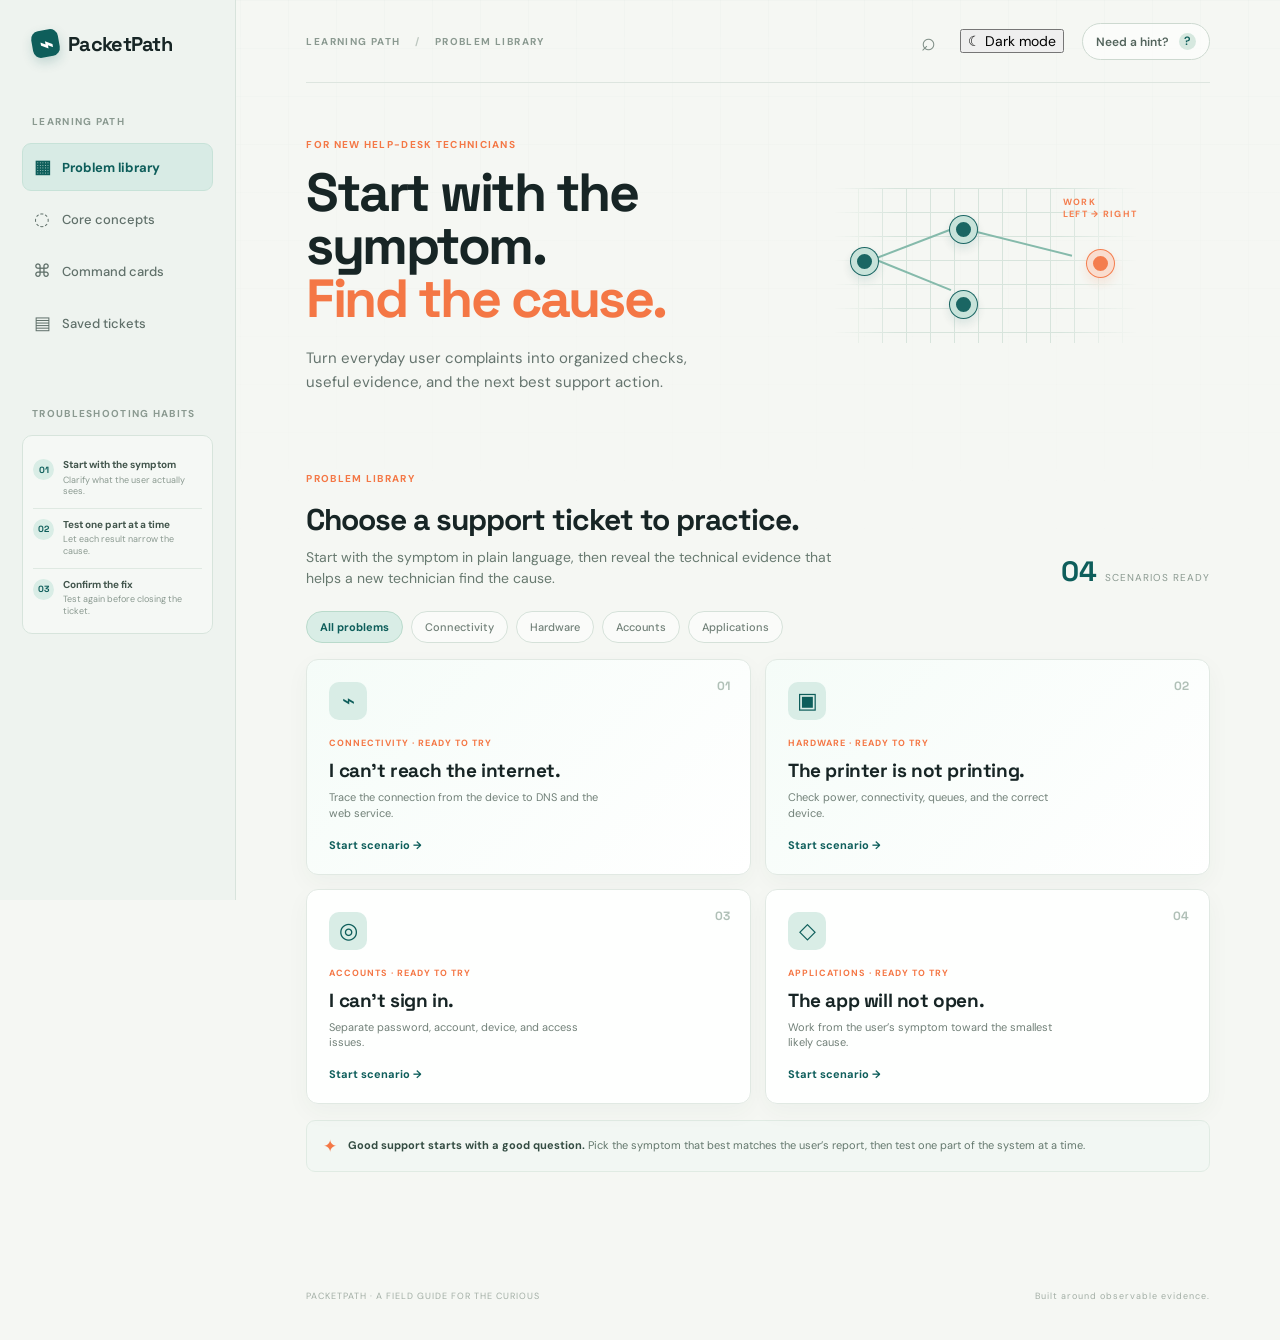
<file: Troubleshooting Website/index.html>
<!doctype html>
<html lang="en">
<head>
  <meta charset="UTF-8">
  <meta name="viewport" content="width=device-width, initial-scale=1.0">
  <title>PacketPath — Network troubleshooting, made orderly</title>

  <link rel="preconnect" href="https://fonts.googleapis.com">
  <link rel="preconnect" href="https://fonts.gstatic.com" crossorigin>
  <link href="https://fonts.googleapis.com/css2?family=DM+Sans:wght@400;500;600;700&family=Space+Grotesk:wght@500;600;700&display=swap" rel="stylesheet">

  <link rel="stylesheet" href="styles.css">
  <link rel="stylesheet" href="dark.css">
  <link rel="stylesheet" href="scenario.css">
  <link rel="stylesheet" href="library.css">
  <link rel="stylesheet" href="filters.css">
  <link rel="stylesheet" href="learning.css">
  <link rel="stylesheet" href="habits.css">
  <link rel="stylesheet" href="practice.css">
</head>

<body>
  <aside class="sidebar">
    <div class="brand">
      <span class="brand-mark">⌁</span>
      <span>PacketPath</span>
    </div>

    <div class="sidebar-label">LEARNING PATH</div>

    <nav>
      <button class="nav-item active" data-view="library">
        <span class="nav-icon">▦</span>
        Problem library
      </button>

      <button class="nav-item" data-view="concepts">
        <span class="nav-icon">◌</span>
        Core concepts
      </button>

      <button class="nav-item" data-view="commands">
        <span class="nav-icon">⌘</span>
        Command cards
      </button>

      <button class="nav-item" data-view="saved">
        <span class="nav-icon">▤</span>
        Saved tickets
      </button>
    </nav>

    <div class="sidebar-label habits-label">TROUBLESHOOTING HABITS</div>

    <div class="habits-card">
      <div class="habit-item">
        <span>01</span>
        <div>
          <strong>Start with the symptom</strong>
          <small>Clarify what the user actually sees.</small>
        </div>
      </div>

      <div class="habit-item">
        <span>02</span>
        <div>
          <strong>Test one part at a time</strong>
          <small>Let each result narrow the cause.</small>
        </div>
      </div>

      <div class="habit-item">
        <span>03</span>
        <div>
          <strong>Confirm the fix</strong>
          <small>Test again before closing the ticket.</small>
        </div>
      </div>
    </div>
  </aside>

  <main class="main-shell">
    <header class="topbar">
      <div class="breadcrumb">
        LEARNING PATH <span>/</span> PROBLEM LIBRARY
      </div>

      <div class="top-actions">
        <button class="icon-button" aria-label="Search">⌕</button>

        <button class="theme-toggle" id="themeToggle">
          <span class="theme-icon">☾</span>
          <span class="theme-label">Dark mode</span>
        </button>

        <button class="help-button">
          Need a hint? <span>?</span>
        </button>
      </div>
    </header>

    <section class="hero">
      <div>
        <p class="eyebrow">FOR NEW HELP-DESK TECHNICIANS</p>

        <h1>
          Start with the symptom.<br>
          <em>Find the cause.</em>
        </h1>

        <p class="hero-copy">
          Turn everyday user complaints into organized checks, useful evidence,
          and the next best support action.
        </p>
      </div>

      <div class="hero-art" aria-hidden="true">
        <div class="art-grid"></div>
        <div class="node n1"></div>
        <div class="node n2"></div>
        <div class="node n3"></div>
        <div class="node n4"></div>
        <div class="line l1"></div>
        <div class="line l2"></div>
        <div class="line l3"></div>

        <div class="art-label">
          WORK<br>
          LEFT → RIGHT
        </div>
      </div>
    </section>

    <section id="libraryView" class="library-view">
      <div class="library-intro">
        <div>
          <p class="eyebrow">PROBLEM LIBRARY</p>
          <h2>Choose a support ticket to practice.</h2>

          <p>
            Start with the symptom in plain language, then reveal the technical
            evidence that helps a new technician find the cause.
          </p>
        </div>

        <div class="library-count">
          <strong>04</strong>
          <span>scenarios ready</span>
        </div>
      </div>

      <div class="category-row" aria-label="Problem categories">
        <button
          class="category-chip active"
          data-category="all"
          aria-pressed="true">
          All problems
        </button>

        <button
          class="category-chip"
          data-category="connectivity"
          aria-pressed="false">
          Connectivity
        </button>

        <button
          class="category-chip"
          data-category="hardware"
          aria-pressed="false">
          Hardware
        </button>

        <button
          class="category-chip"
          data-category="accounts"
          aria-pressed="false">
          Accounts
        </button>

        <button
          class="category-chip"
          data-category="applications"
          aria-pressed="false">
          Applications
        </button>
      </div>

      <div class="problem-grid">
        <button
          class="problem-card featured-problem"
          data-scenario="internet"
          data-category="connectivity">

          <span class="problem-number">01</span>
          <span class="problem-icon">⌁</span>
          <span class="problem-type">CONNECTIVITY · READY TO TRY</span>

          <strong>I can’t reach the internet.</strong>

          <small>
            Trace the connection from the device to DNS and the web service.
          </small>

          <span class="problem-action">Start scenario →</span>
        </button>

        <button
          class="problem-card featured-problem"
          data-scenario="printer"
          data-category="hardware">

          <span class="problem-number">02</span>
          <span class="problem-icon">▣</span>
          <span class="problem-type">HARDWARE · READY TO TRY</span>

          <strong>The printer is not printing.</strong>

          <small>
            Check power, connectivity, queues, and the correct device.
          </small>

          <span class="problem-action">Start scenario →</span>
        </button>

        <button
          class="problem-card"
          data-scenario="account"
          data-category="accounts">

          <span class="problem-number">03</span>
          <span class="problem-icon">◎</span>
          <span class="problem-type">ACCOUNTS · READY TO TRY</span>

          <strong>I can’t sign in.</strong>

          <small>
            Separate password, account, device, and access issues.
          </small>

          <span class="problem-action">Start scenario →</span>
        </button>

        <button
          class="problem-card"
          data-scenario="application"
          data-category="applications">

          <span class="problem-number">04</span>
          <span class="problem-icon">◇</span>
          <span class="problem-type">APPLICATIONS · READY TO TRY</span>

          <strong>The app will not open.</strong>

          <small>
            Work from the user’s symptom toward the smallest likely cause.
          </small>

          <span class="problem-action">Start scenario →</span>
        </button>
      </div>

      <div class="library-tip">
        <span>✦</span>

        <p>
          <strong>Good support starts with a good question.</strong>
          Pick the symptom that best matches the user’s report, then test one
          part of the system at a time.
        </p>
      </div>
    </section>

    <div id="labView" class="content-grid hidden">
      <section class="workspace-card">
        <div class="card-top">
          <div>
            <p class="eyebrow">LIVE SCENARIO</p>
            <h2 id="scenarioTitle">“I can’t reach the internet.”</h2>
          </div>

          <div class="scenario-tag">
            <span></span>
            IN PROGRESS
          </div>
        </div>

        <div class="context-strip">
          <div class="context-icon">i</div>

          <p id="scenarioContext">
            <strong>Context</strong> · A user’s laptop connects to the office
            Wi-Fi, but websites will not load. Start at the user’s device and
            move outward.
          </p>

          <button id="resetBtn" class="text-button">
            Reset case ↺
          </button>
        </div>

        <div class="step-head">
          <div class="step-count">
            <span id="stepNumber">01</span>

            <div class="step-line">
              <span id="stepLineFill"></span>
            </div>

            <span class="muted">06</span>
          </div>

          <div class="step-status" id="stepStatus">
            CHECK 1 OF 6
          </div>
        </div>

        <article class="check-panel">
          <div class="check-kicker">FIRST CHECK</div>

          <h3 id="checkTitle">
            Is the device connected to the network?
          </h3>

          <p id="checkDescription">
            Look at the Wi-Fi or Ethernet indicator. We are checking the
            device’s local connection before testing anything farther away.
          </p>

          <p class="prediction-note">
            Make a prediction first: what should this check tell you?
          </p>

          <div class="command-box">
            <span class="terminal-dot"></span>
            <code id="checkCommand">ipconfig /all</code>

            <button class="copy-btn" id="copyBtn">
              Copy
            </button>
          </div>

          <div class="practice-panel">
            <div class="practice-heading">
              <div>
                <span class="check-kicker" id="practiceTitle">
                  PRACTICE THE COMMAND
                </span>

                <small id="practiceInstruction">
                  Type the command you would run for this check.
                </small>
              </div>

              <span class="practice-safe">SIMULATED</span>
            </div>

            <div class="practice-input-row">
              <span class="practice-prompt" id="practicePrompt">
                PS C:\Support&gt;
              </span>

              <input
                id="commandInput"
                type="text"
                placeholder="Type a command..."
                autocomplete="off"
              >

              <button id="runCommandBtn" class="run-command-btn">
                Run
              </button>
            </div>

            <div class="command-suggestions">
              <button
                id="suggestionOne"
                data-command-suggestion="ipconfig /all">
                ipconfig /all
              </button>

              <button
                id="suggestionTwo"
                data-command-suggestion="ping 192.168.1.1">
                ping
              </button>

              <button
                id="suggestionThree"
                data-command-suggestion="nslookup example.com">
                nslookup
              </button>

              <button
                id="suggestionFour"
                data-command-suggestion="help">
                help
              </button>
            </div>

            <pre id="practiceOutput" class="practice-output hidden"></pre>
          </div>

          <div class="answer-row">
            <button class="answer-btn" data-answer="pass">
              <span class="answer-symbol">✓</span>

              <span>
                <strong>Yes, it is connected</strong>
                <small>Move to the next layer</small>
              </span>
            </button>

            <button class="answer-btn" data-answer="fail">
              <span class="answer-symbol fail-symbol">×</span>

              <span>
                <strong>No, it is not connected</strong>
                <small>Investigate this layer</small>
              </span>
            </button>
          </div>

          <div id="evidencePanel" class="evidence-panel hidden">
            <div class="evidence-heading">
              <span class="evidence-icon">✓</span>

              <div>
                <strong id="evidenceTitle">Observed result</strong>

                <small id="evidenceStatus">
                  Evidence from this check
                </small>
              </div>
            </div>

            <div class="terminal-output">
              <span class="output-prompt">$</span>
              <code id="evidenceOutput"></code>
            </div>

            <p id="evidenceMeaning" class="evidence-meaning"></p>

            <button id="continueBtn" class="continue-btn">
              Continue to next check →
            </button>
          </div>
        </article>

        <div class="coach-note">
          <div class="coach-icon">✦</div>

          <p>
            <strong>Why start here?</strong><br>
            Each check removes a category of causes. If the device has no local
            connection, a DNS test can only distract you.
          </p>
        </div>
      </section>

      <aside class="insight-card">
        <div class="insight-header">
          <div>
            <p class="eyebrow">YOUR MAP</p>
            <h2>Follow the layers</h2>
          </div>

          <span class="map-icon">⌘</span>
        </div>

        <div class="layer-map">
          <div class="layer active-layer">
            <span class="layer-dot">01</span>

            <div>
              <strong>Device</strong>
              <small>Wi-Fi · adapter · IP</small>
            </div>

            <span class="layer-state">NOW</span>
          </div>

          <div class="map-connector"></div>

          <div class="layer">
            <span class="layer-dot">02</span>

            <div>
              <strong>Local network</strong>
              <small>Gateway · switch · AP</small>
            </div>
          </div>

          <div class="map-connector"></div>

          <div class="layer">
            <span class="layer-dot">03</span>

            <div>
              <strong>Beyond the LAN</strong>
              <small>DNS · routing · ISP</small>
            </div>
          </div>
        </div>

        <div class="principle">
          <span>→</span>

          <div>
            <strong>One change at a time</strong>

            <p>
              Change one thing, then test again. This is how you know what
              fixed it.
            </p>
          </div>
        </div>

        <div class="hint-box">
          <span>?</span>

          <div>
            <strong>Stuck?</strong>

            <p>
              Read the explanation under each answer. The “why” is the skill.
            </p>
          </div>
        </div>
      </aside>
    </div>

    <section id="completePanel" class="complete-panel hidden">
      <div class="complete-mark">✓</div>

      <p class="eyebrow">CASE COMPLETE</p>

      <h2 id="completeTitle">Web access restored.</h2>

      <p id="completeMessage">
        You located the failed layer, corrected the DNS path, and verified
        the service again.
      </p>

      <div class="resolution-summary">
        <div>
          <span>SYMPTOM</span>
          <strong id="summarySymptom">
            Websites would not load
          </strong>
        </div>

        <div>
          <span>ROOT CAUSE</span>
          <strong id="summaryCause">
            DNS resolution failure
          </strong>
        </div>

        <div>
          <span>FIX</span>
          <strong id="summaryFix">
            Correct DNS settings, then retest
          </strong>
        </div>
      </div>

      <section class="ticket-notes" aria-labelledby="ticketNotesTitle">
        <div class="ticket-notes-heading">
          <p class="eyebrow">DOCUMENT THE TICKET</p>

          <h3 id="ticketNotesTitle">
            Turn your evidence into a clear handoff.
          </h3>

          <p>
            A good technician records what the user saw, what the checks showed,
            and what restored the service.
          </p>
        </div>

        <div class="ticket-form">
          <label>
            User symptom

            <textarea
              id="ticketSymptom"
              rows="2"
              placeholder="What did the user report?"
            ></textarea>
          </label>

          <label>
            Evidence found

            <textarea
              id="ticketEvidence"
              rows="2"
              placeholder="What result identified the failed layer?"
            ></textarea>
          </label>

          <label>
            Cause and fix

            <textarea
              id="ticketResolution"
              rows="2"
              placeholder="What caused the issue, and what fixed it?"
            ></textarea>
          </label>
        </div>

        <button id="saveTicketBtn" class="continue-btn">
          Save ticket summary
        </button>

        <p id="ticketSaved" class="ticket-saved hidden" role="status">
          Ticket summary saved for this practice session.
        </p>
      </section>

      <div class="method-loop">
        <span>1</span>
        <strong>Observe</strong>
        <b>→</b>

        <span>2</span>
        <strong>Isolate</strong>
        <b>→</b>

        <span>3</span>
        <strong>Fix</strong>
        <b>→</b>

        <span>4</span>
        <strong>Confirm</strong>
      </div>

      <button id="restartBtn" class="continue-btn">
        Run the case again ↺
      </button>
    </section>

    <section id="conceptsView" class="alternate-view hidden">
      <p class="eyebrow">CORE CONCEPTS</p>

      <h2>Think in layers, not guesses.</h2>

      <p class="section-intro">
        A network problem becomes easier when you locate the first layer that
        fails.
      </p>

      <div class="concept-grid">
        <div class="concept-card">
          <span>01</span>

          <h3>Device</h3>

          <p>
            Is the adapter enabled? Did the device receive an IP address?
          </p>
        </div>

        <div class="concept-card">
          <span>02</span>

          <h3>Local network</h3>

          <p>
            Can the device reach its default gateway and local services?
          </p>
        </div>

        <div class="concept-card">
          <span>03</span>

          <h3>Beyond the LAN</h3>

          <p>
            Does DNS resolve names? Can traffic leave through the router?
          </p>
        </div>
      </div>
    </section>

    <section id="commandsView" class="alternate-view hidden">
      <p class="eyebrow">COMMAND CARDS</p>

      <h2>Small commands, useful questions.</h2>

      <p class="section-intro">
        Run a command only when you know what question it will answer.
      </p>

      <div class="command-list">
        <div>
          <code>ipconfig /all</code>

          <span>
            What IP, gateway, and DNS settings did the device receive?
          </span>
        </div>

        <div>
          <code>ping 192.168.1.1</code>

          <span>
            Can the device reach its local default gateway?
          </span>
        </div>

        <div>
          <code>nslookup example.com</code>

          <span>
            Can DNS translate a name into an address?
          </span>
        </div>
      </div>
    </section>

    <section id="savedView" class="alternate-view hidden">
      <div class="saved-header">
        <div>
          <p class="eyebrow">SAVED TICKETS</p>

          <h2>Review your troubleshooting notes.</h2>

          <p class="section-intro">
            These summaries are saved only in this browser on this device.
          </p>
        </div>

        <button id="clearSavedBtn" class="text-button">
          Clear all
        </button>
      </div>

      <div id="savedTicketList" class="saved-ticket-list"></div>
    </section>

    <footer>
      <span>PACKETPATH · A FIELD GUIDE FOR THE CURIOUS</span>
      <span>Built around observable evidence.</span>
    </footer>
  </main>

  <div class="toast" id="toast">
    Copied to clipboard
  </div>

  <script src="js/script.js"></script>
</body>
</html>
</file>
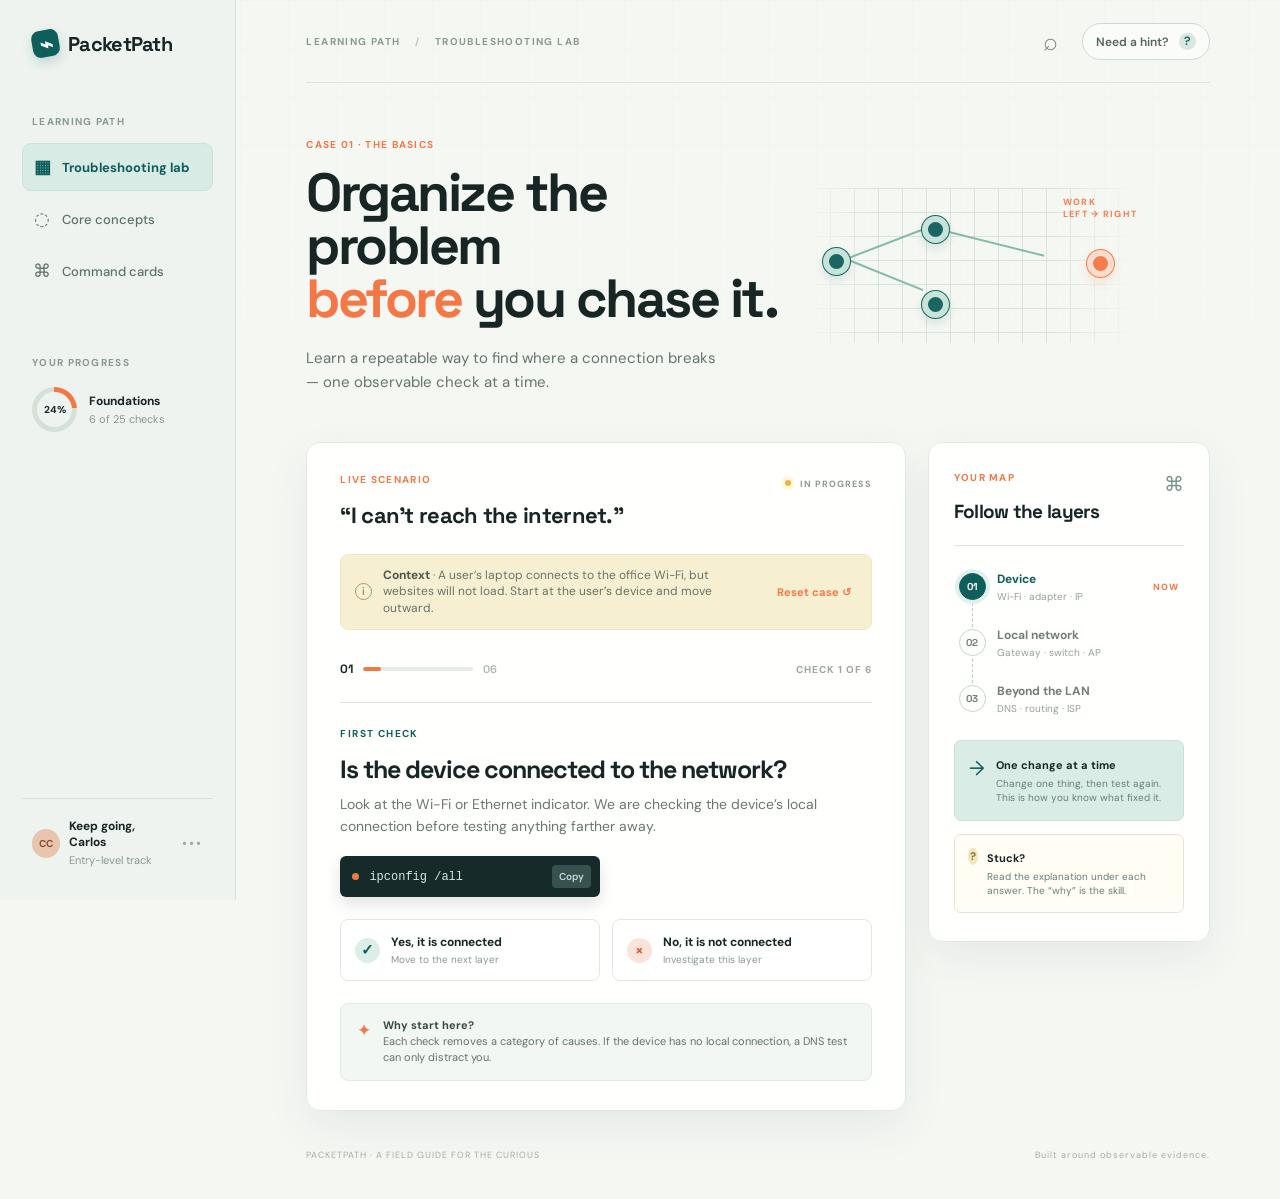
<file: Troubleshooting Website/index (1).html>
<!doctype html>
<html lang="en">
<head>
  <meta charset="UTF-8" />
  <meta name="viewport" content="width=device-width, initial-scale=1.0" />
  <title>PacketPath — Network troubleshooting, made orderly</title>
  <link rel="preconnect" href="https://fonts.googleapis.com">
  <link rel="preconnect" href="https://fonts.gstatic.com" crossorigin>
  <link href="https://fonts.googleapis.com/css2?family=DM+Sans:wght@400;500;600;700&family=Space+Grotesk:wght@500;600;700&display=swap" rel="stylesheet">
  <link rel="stylesheet" href="styles.css" />
</head>
<body>
  <aside class="sidebar">
    <div class="brand"><span class="brand-mark">⌁</span><span>PacketPath</span></div>
    <div class="sidebar-label">LEARNING PATH</div>
    <nav>
      <button class="nav-item active" data-view="lab"><span class="nav-icon">▦</span> Troubleshooting lab</button>
      <button class="nav-item" data-view="concepts"><span class="nav-icon">◌</span> Core concepts</button>
      <button class="nav-item" data-view="commands"><span class="nav-icon">⌘</span> Command cards</button>
    </nav>
    <div class="sidebar-label progress-label">YOUR PROGRESS</div>
    <div class="progress-ring-wrap"><div class="progress-ring"><span id="progressPercent">24%</span></div><div><strong>Foundations</strong><small>6 of 25 checks</small></div></div>
    <div class="sidebar-footer"><div class="avatar">CC</div><div><strong>Keep going, Carlos</strong><small>Entry-level track</small></div><span class="dots">•••</span></div>
  </aside>
  <main class="main-shell">
    <header class="topbar"><div class="breadcrumb">LEARNING PATH <span>/</span> TROUBLESHOOTING LAB</div><div class="top-actions"><button class="icon-button" aria-label="Search">⌕</button><button class="help-button">Need a hint? <span>?</span></button></div></header>
    <section class="hero"><div><p class="eyebrow">CASE 01 · THE BASICS</p><h1>Organize the problem<br><em>before</em> you chase it.</h1><p class="hero-copy">Learn a repeatable way to find where a connection breaks — one observable check at a time.</p></div><div class="hero-art" aria-hidden="true"><div class="art-grid"></div><div class="node n1"></div><div class="node n2"></div><div class="node n3"></div><div class="node n4"></div><div class="line l1"></div><div class="line l2"></div><div class="line l3"></div><div class="art-label">WORK<br>LEFT → RIGHT</div></div></section>
    <div id="labView" class="content-grid">
      <section class="workspace-card">
        <div class="card-top"><div><p class="eyebrow">LIVE SCENARIO</p><h2>“I can’t reach the internet.”</h2></div><div class="scenario-tag"><span></span> IN PROGRESS</div></div>
        <div class="context-strip"><div class="context-icon">i</div><p><strong>Context</strong> · A user’s laptop connects to the office Wi-Fi, but websites will not load. Start at the user’s device and move outward.</p><button id="resetBtn" class="text-button">Reset case ↺</button></div>
        <div class="step-head"><div class="step-count"><span id="stepNumber">01</span><div class="step-line"><span id="stepLineFill"></span></div><span class="muted">06</span></div><div class="step-status" id="stepStatus">CHECK 1 OF 6</div></div>
        <article class="check-panel"><div class="check-kicker">FIRST CHECK</div><h3 id="checkTitle">Is the device connected to the network?</h3><p id="checkDescription">Look at the Wi-Fi or Ethernet indicator. We are checking the device’s local connection before testing anything farther away.</p><div class="command-box"><span class="terminal-dot"></span><code id="checkCommand">ipconfig /all</code><button class="copy-btn" id="copyBtn">Copy</button></div><div class="answer-row"><button class="answer-btn" data-answer="pass"><span class="answer-symbol">✓</span><span><strong>Yes, it is connected</strong><small>Move to the next layer</small></span></button><button class="answer-btn" data-answer="fail"><span class="answer-symbol fail-symbol">×</span><span><strong>No, it is not connected</strong><small>Investigate this layer</small></span></button></div></article>
        <div class="coach-note"><div class="coach-icon">✦</div><p><strong>Why start here?</strong><br>Each check removes a category of causes. If the device has no local connection, a DNS test can only distract you.</p></div>
      </section>
      <aside class="insight-card"><div class="insight-header"><div><p class="eyebrow">YOUR MAP</p><h2>Follow the layers</h2></div><span class="map-icon">⌘</span></div><div class="layer-map"><div class="layer active-layer"><span class="layer-dot">01</span><div><strong>Device</strong><small>Wi-Fi · adapter · IP</small></div><span class="layer-state" id="deviceState">NOW</span></div><div class="map-connector"></div><div class="layer"><span class="layer-dot">02</span><div><strong>Local network</strong><small>Gateway · switch · AP</small></div></div><div class="map-connector"></div><div class="layer"><span class="layer-dot">03</span><div><strong>Beyond the LAN</strong><small>DNS · routing · ISP</small></div></div></div><div class="principle"><span>→</span><div><strong>One change at a time</strong><p>Change one thing, then test again. This is how you know what fixed it.</p></div></div><div class="hint-box"><span>?</span><div><strong>Stuck?</strong><p>Read the explanation under each answer. The “why” is the skill.</p></div></div></aside>
    </div>
    <section id="conceptsView" class="alternate-view hidden"><p class="eyebrow">CORE CONCEPTS</p><h2>Think in layers, not guesses.</h2><p class="section-intro">A network problem becomes easier when you locate the first layer that fails.</p><div class="concept-grid"><div class="concept-card"><span>01</span><h3>Device</h3><p>Is the adapter enabled? Did the device receive an IP address?</p></div><div class="concept-card"><span>02</span><h3>Local network</h3><p>Can the device reach its default gateway and local services?</p></div><div class="concept-card"><span>03</span><h3>Beyond the LAN</h3><p>Does DNS resolve names? Can traffic leave through the router?</p></div></div></section>
    <section id="commandsView" class="alternate-view hidden"><p class="eyebrow">COMMAND CARDS</p><h2>Small commands, useful questions.</h2><p class="section-intro">Run a command only when you know what question it will answer.</p><div class="command-list"><div><code>ipconfig /all</code><span>What IP, gateway, and DNS settings did the device receive?</span></div><div><code>ping 192.168.1.1</code><span>Can the device reach its local default gateway?</span></div><div><code>nslookup example.com</code><span>Can DNS translate a name into an address?</span></div></div></section>
    <footer><span>PACKETPATH · A FIELD GUIDE FOR THE CURIOUS</span><span>Built around observable evidence.</span></footer>
  </main>
  <div class="toast" id="toast">Copied to clipboard</div>
  <script src="js/script.js"></script>
</body>
</html>
</file>
<file: Troubleshooting Website/styles.css>
:root {
  --ink: #172525;
  --ink-soft: #50625a;
  --muted: #7d8c84;
  --paper: #f5f7f3;
  --paper-deep: #edf3ee;
  --card: #fff;
  --teal: #0e5e5b;
  --teal-dark: #0a4644;
  --mint: #d9ede6;
  --orange: #f47745;
  --line: #dde5df;
  --yellow: #f7efd1;
  --shadow: 0 16px 45px rgba(31, 67, 53, .07)
}

* {
  box-sizing: border-box
}

html {
  scroll-behavior: smooth
}

body {
  margin: 0;
  background: var(--paper);
  color: var(--ink);
  font-family: 'DM Sans', sans-serif;
  font-size: 14px;
  min-height: 100vh
}

body:before {
  content: "";
  position: fixed;
  inset: 0;
  pointer-events: none;
  opacity: .45;
  background-image: linear-gradient(rgba(14, 94, 91, .035) 1px, transparent 1px), linear-gradient(90deg, rgba(14, 94, 91, .035) 1px, transparent 1px);
  background-size: 48px 48px;
  mask-image: linear-gradient(to bottom, #000, transparent 72%)
}

button {
  font: inherit
}

button:focus-visible {
  outline: 3px solid rgba(244, 119, 69, .35);
  outline-offset: 3px
}

.sidebar {
  position: fixed;
  z-index: 5;
  left: 0;
  top: 0;
  bottom: 0;
  width: 236px;
  padding: 30px 22px;
  background: rgba(237, 243, 238, .94);
  border-right: 1px solid #d8e3dc;
  display: flex;
  flex-direction: column;
  backdrop-filter: blur(12px)
}

.brand {
  font-family: 'Space Grotesk';
  font-weight: 700;
  font-size: 20px;
  letter-spacing: -.7px;
  display: flex;
  align-items: center;
  gap: 9px;
  margin: 0 10px 58px
}

.brand-mark {
  display: grid;
  place-items: center;
  color: white;
  background: var(--teal);
  border-radius: 8px;
  width: 27px;
  height: 27px;
  font-size: 22px;
  line-height: 1;
  transform: rotate(-10deg);
  box-shadow: 0 5px 12px rgba(14, 94, 91, .2)
}

.sidebar-label,
.eyebrow {
  font-size: 10px;
  font-weight: 700;
  letter-spacing: 1.3px;
  color: #8a9990
}

.sidebar-label {
  margin: 0 10px 15px
}

.nav-item {
  width: 100%;
  display: flex;
  align-items: center;
  gap: 11px;
  border: 1px solid transparent;
  background: transparent;
  color: #60706a;
  text-align: left;
  padding: 11px 10px;
  border-radius: 9px;
  font: 500 13px 'DM Sans';
  cursor: pointer;
  margin-bottom: 4px;
  transition: background .2s, color .2s, transform .2s
}

.nav-item:hover {
  background: #e5efe9;
  color: var(--teal);
  transform: translateX(2px)
}

.nav-item.active {
  background: #d8ebe5;
  color: var(--teal);
  font-weight: 700;
  border-color: #c7e2d8
}

.nav-icon {
  font-size: 18px;
  width: 18px;
  text-align: center
}

.progress-label {
  margin-top: 57px
}

.progress-ring-wrap {
  display: flex;
  align-items: center;
  gap: 12px;
  margin: 3px 10px
}

.progress-ring {
  width: 45px;
  height: 45px;
  border-radius: 50%;
  background: conic-gradient(var(--orange) 0 86deg, #d5e0d9 86deg 360deg);
  display: grid;
  place-items: center;
  position: relative
}

.progress-ring:after {
  content: '';
  position: absolute;
  inset: 5px;
  background: #edf3ee;
  border-radius: 50%
}

.progress-ring span {
  position: relative;
  z-index: 1;
  font-size: 10px;
  font-weight: 700
}

.progress-ring-wrap strong,
.sidebar-footer strong {
  font-size: 12px;
  display: block
}

.progress-ring-wrap small,
.sidebar-footer small {
  font-size: 11px;
  color: #8a9990
}

.sidebar-footer {
  margin-top: auto;
  border-top: 1px solid #d7e1da;
  padding: 19px 10px 2px;
  display: flex;
  align-items: center;
  gap: 9px
}

.avatar {
  width: 29px;
  height: 29px;
  border-radius: 50%;
  display: grid;
  place-items: center;
  background: #e9c5ad;
  color: #884d31;
  font-size: 10px;
  font-weight: 700
}

.dots {
  margin-left: auto;
  color: #9eaaa1;
  letter-spacing: 2px
}

.main-shell {
  position: relative;
  margin-left: 236px;
  max-width: 1350px;
  padding: 0 5.5vw
}

.topbar {
  height: 83px;
  border-bottom: 1px solid var(--line);
  display: flex;
  align-items: center;
  justify-content: space-between
}

.breadcrumb {
  font-size: 10px;
  font-weight: 700;
  letter-spacing: 1.4px;
  color: #8a9990
}

.breadcrumb span {
  margin: 0 11px;
  color: #bcc6bf
}

.top-actions {
  display: flex;
  align-items: center;
  gap: 18px
}

.icon-button {
  background: transparent;
  border: 0;
  color: var(--muted);
  font-size: 25px;
  cursor: pointer;
  transition: color .2s
}

.icon-button:hover {
  color: var(--teal)
}

.help-button {
  background: rgba(255, 255, 255, .6);
  border: 1px solid #cdd9d0;
  border-radius: 20px;
  padding: 9px 13px;
  color: #53645c;
  font: 600 12px 'DM Sans';
  cursor: pointer;
  transition: .2s
}

.help-button:hover {
  background: #fff;
  border-color: #9fc4b6
}

.help-button span {
  display: inline-grid;
  place-items: center;
  margin-left: 7px;
  width: 17px;
  height: 17px;
  border-radius: 50%;
  background: #d6e8df;
  color: var(--teal)
}

.hero {
  display: flex;
  justify-content: space-between;
  align-items: center;
  padding: 55px 0 48px;
  min-height: 280px
}

.eyebrow {
  color: var(--orange);
  margin: 0 0 15px
}

.hero h1 {
  font: 700 clamp(38px, 4.2vw, 57px)/.99 'Space Grotesk';
  letter-spacing: -2.5px;
  margin: 0 0 20px
}

.hero h1 em {
  font-style: normal;
  color: var(--orange)
}

.hero-copy {
  color: #65746e;
  max-width: 415px;
  line-height: 1.6;
  font-size: 15px;
  margin: 0
}

.hero-art {
  width: 335px;
  height: 155px;
  position: relative;
  margin-right: 8%;
  opacity: .95
}

.art-grid {
  position: absolute;
  inset: 0;
  background-image: linear-gradient(#d5e3db 1px, transparent 1px), linear-gradient(90deg, #d5e3db 1px, transparent 1px);
  background-size: 24px 24px;
  mask-image: linear-gradient(90deg, transparent, #000 20%, #000 75%, transparent)
}

.node {
  position: absolute;
  width: 27px;
  height: 27px;
  border-radius: 50%;
  background: var(--teal);
  border: 6px solid #c6e2d9;
  box-shadow: 0 0 0 1px var(--teal), 0 5px 12px rgba(14, 94, 91, .15);
  z-index: 2
}

.n1 {
  left: 17px;
  top: 60px
}

.n2 {
  left: 116px;
  top: 28px
}

.n3 {
  left: 116px;
  top: 103px
}

.n4 {
  right: 23px;
  top: 62px;
  background: var(--orange);
  border-color: #f9dccd;
  box-shadow: 0 0 0 1px var(--orange), 0 5px 12px rgba(244, 119, 69, .18)
}

.line {
  position: absolute;
  height: 2px;
  background: #7fb7a7;
  transform-origin: left center;
  z-index: 1
}

.l1 {
  left: 40px;
  top: 70px;
  width: 83px;
  transform: rotate(-21deg)
}

.l2 {
  left: 40px;
  top: 70px;
  width: 83px;
  transform: rotate(22deg)
}

.l3 {
  left: 139px;
  top: 42px;
  width: 102px;
  transform: rotate(14deg)
}

.art-label {
  position: absolute;
  right: 0;
  top: 9px;
  font: 700 9px/1.3 'DM Sans';
  letter-spacing: 1.3px;
  color: var(--orange)
}

.content-grid {
  display: grid;
  grid-template-columns: minmax(0, 1.7fr) minmax(280px, .8fr);
  gap: 22px;
  align-items: start
}

.workspace-card,
.insight-card {
  background: rgba(255, 255, 255, .92);
  border: 1px solid #e2e9e3;
  border-radius: 14px;
  box-shadow: var(--shadow)
}

.workspace-card {
  padding: 30px 33px 29px
}

.workspace-card:hover,
.insight-card:hover {
  box-shadow: 0 20px 55px rgba(31, 67, 53, .1)
}

.card-top,
.insight-header {
  display: flex;
  justify-content: space-between;
  align-items: flex-start
}

.card-top h2,
.insight-card h2 {
  font: 700 22px 'Space Grotesk';
  letter-spacing: -.7px;
  margin: 0
}

.scenario-tag {
  font-size: 9px;
  font-weight: 700;
  letter-spacing: 1px;
  color: #8c9990;
  padding-top: 5px
}

.scenario-tag span {
  display: inline-block;
  width: 6px;
  height: 6px;
  border-radius: 50%;
  background: #eab544;
  margin: 0 6px 1px 0;
  box-shadow: 0 0 0 4px #fff8dd
}

.context-strip {
  display: flex;
  align-items: center;
  gap: 11px;
  background: var(--yellow);
  border: 1px solid #efe6c4;
  border-radius: 8px;
  padding: 12px 14px;
  margin: 25px 0 31px;
  color: #69736a;
  font-size: 12px;
  line-height: 1.4
}

.context-strip p {
  margin: 0;
  flex: 1
}

.context-strip strong {
  color: #4b584d
}

.context-icon {
  width: 17px;
  height: 17px;
  display: grid;
  place-items: center;
  border: 1px solid #a99c6b;
  border-radius: 50%;
  font-size: 11px;
  color: #827547
}

.text-button {
  white-space: nowrap;
  border: 0;
  background: transparent;
  color: var(--orange);
  font: 700 11px 'DM Sans';
  cursor: pointer
}

.text-button:hover {
  text-decoration: underline
}

.step-head {
  display: flex;
  align-items: center;
  justify-content: space-between;
  margin-bottom: 25px
}

.step-count {
  display: flex;
  align-items: center;
  gap: 10px;
  font: 700 12px 'Space Grotesk'
}

.step-count .muted {
  color: #b1bbb4;
  font-size: 11px
}

.step-line {
  width: 110px;
  height: 4px;
  background: #e5ebe5;
  border-radius: 3px;
  overflow: hidden
}

.step-line span {
  display: block;
  height: 100%;
  width: 16%;
  background: var(--orange);
  border-radius: 3px;
  transition: width .3s
}

.step-status {
  color: #9ba69e;
  font-size: 10px;
  font-weight: 700;
  letter-spacing: 1px
}

.check-panel {
  border-top: 1px solid var(--line);
  padding-top: 24px
}

.check-kicker {
  font-size: 10px;
  letter-spacing: 1.4px;
  font-weight: 700;
  color: var(--teal);
  margin-bottom: 13px
}

.check-panel h3 {
  font: 700 25px 'Space Grotesk';
  letter-spacing: -1px;
  margin: 0 0 9px
}

.check-panel>p {
  color: #6a7770;
  line-height: 1.55;
  max-width: 650px;
  margin: 0 0 19px
}

.command-box {
  display: flex;
  align-items: center;
  width: max-content;
  min-width: 260px;
  background: #172a2a;
  border-radius: 6px;
  padding: 9px 9px 9px 12px;
  color: #d4ebe1;
  margin-bottom: 22px;
  box-shadow: 0 7px 15px rgba(23, 42, 42, .13)
}

.terminal-dot {
  width: 7px;
  height: 7px;
  border-radius: 50%;
  background: #f27a45;
  margin-right: 10px
}

.command-box code {
  font: 12px/1 monospace;
  flex: 1
}

.copy-btn {
  border: 0;
  background: #375050;
  color: #c3dcd4;
  font: 600 10px 'DM Sans';
  border-radius: 4px;
  padding: 5px 7px;
  cursor: pointer;
  margin-left: 22px;
  transition: .2s
}

.copy-btn:hover {
  background: #4c6c68
}

.answer-row {
  display: grid;
  grid-template-columns: 1fr 1fr;
  gap: 12px
}

.answer-btn {
  display: flex;
  align-items: center;
  text-align: left;
  gap: 11px;
  padding: 14px;
  border: 1px solid #dfe8e1;
  border-radius: 8px;
  background: white;
  color: var(--ink);
  cursor: pointer;
  transition: .2s
}

.answer-btn:hover {
  border-color: var(--teal);
  background: #f5fbf8;
  transform: translateY(-2px);
  box-shadow: 0 7px 15px rgba(14, 94, 91, .08)
}

.answer-symbol {
  display: grid;
  place-items: center;
  width: 25px;
  height: 25px;
  border-radius: 50%;
  background: #dcefe6;
  color: var(--teal);
  font-weight: 700;
  font-size: 15px;
  flex: none
}

.fail-symbol {
  background: #fae3d8;
  color: #d76035
}

.answer-btn strong,
.answer-btn small {
  display: block
}

.answer-btn strong {
  font-size: 12px
}

.answer-btn small {
  font-size: 10px;
  color: #89968e;
  margin-top: 3px
}

.coach-note {
  display: flex;
  gap: 12px;
  background: #f2f7f3;
  border: 1px solid #e0ebe3;
  border-radius: 8px;
  padding: 14px 16px;
  margin-top: 22px;
  color: #64736c;
  font-size: 11px;
  line-height: 1.45
}

.coach-note p {
  margin: 0
}

.coach-note strong {
  color: #344c42
}

.coach-icon {
  color: var(--orange);
  font-size: 17px
}

.insight-card {
  padding: 28px 25px
}

.insight-header {
  border-bottom: 1px solid var(--line);
  padding-bottom: 21px
}

.insight-card h2 {
  font-size: 19px
}

.map-icon {
  font-size: 20px;
  color: #78938a
}

.layer-map {
  padding: 25px 5px
}

.layer {
  display: flex;
  align-items: center;
  gap: 11px;
  color: #728078
}

.layer.active-layer {
  color: var(--teal)
}

.layer-dot {
  display: grid;
  place-items: center;
  width: 27px;
  height: 27px;
  border: 1px solid #bfd6ca;
  border-radius: 50%;
  font: 700 10px 'Space Grotesk'
}

.active-layer .layer-dot {
  background: var(--teal);
  border-color: var(--teal);
  color: #fff;
  box-shadow: 0 0 0 4px #e0f1eb
}

.layer strong,
.layer small {
  display: block
}

.layer strong {
  font-size: 12px
}

.layer small {
  font-size: 10px;
  color: #91a099;
  margin-top: 3px
}

.layer-state {
  margin-left: auto;
  color: var(--orange);
  font-size: 9px;
  font-weight: 700;
  letter-spacing: 1px
}

.map-connector {
  height: 24px;
  border-left: 1px dashed #b8cbc1;
  margin: 0 0 0 13px
}

.principle {
  display: flex;
  gap: 11px;
  background: var(--mint);
  border: 1px solid #c7e2d8;
  border-radius: 7px;
  padding: 14px;
  margin-bottom: 13px
}

.principle>span {
  font-size: 20px;
  color: var(--teal)
}

.principle strong,
.hint-box strong {
  font-size: 11px
}

.principle p,
.hint-box p {
  font-size: 10px;
  line-height: 1.45;
  color: #648078;
  margin: 4px 0 0
}

.hint-box {
  display: flex;
  gap: 9px;
  padding: 13px;
  border: 1px solid #e6e3d4;
  border-radius: 7px;
  background: #fffdf4
}

.hint-box>span {
  display: grid;
  place-items: center;
  width: 17px;
  height: 17px;
  border-radius: 50%;
  background: #f1e7bd;
  color: #846f28;
  font-size: 11px;
  font-weight: 700
}

.alternate-view {
  padding: 30px 0 80px
}

.alternate-view h2 {
  font: 700 35px 'Space Grotesk';
  margin: 0 0 9px;
  letter-spacing: -1.5px
}

.section-intro {
  color: var(--muted);
  margin: 0 0 25px
}

.concept-grid {
  display: grid;
  grid-template-columns: repeat(3, 1fr);
  gap: 15px
}

.concept-card {
  background: rgba(255, 255, 255, .92);
  border: 1px solid var(--line);
  border-radius: 11px;
  padding: 23px;
  transition: .2s
}

.concept-card:hover {
  transform: translateY(-3px);
  box-shadow: var(--shadow)
}

.concept-card span {
  color: var(--orange);
  font: 700 11px 'Space Grotesk'
}

.concept-card h3 {
  font: 700 19px 'Space Grotesk';
  margin: 22px 0 7px
}

.concept-card p {
  color: var(--muted);
  line-height: 1.5;
  margin: 0;
  font-size: 12px
}

.command-list {
  max-width: 700px
}

.command-list div {
  display: flex;
  align-items: center;
  gap: 25px;
  border-bottom: 1px solid var(--line);
  padding: 19px 0
}

.command-list code {
  background: #172a2a;
  color: #d4ebe1;
  padding: 8px 10px;
  border-radius: 4px;
  min-width: 195px
}

.command-list span {
  color: #68776f
}

.hidden {
  display: none
}

footer {
  display: flex;
  justify-content: space-between;
  color: #a2aea5;
  font-size: 9px;
  letter-spacing: 1px;
  padding: 38px 0
}

.toast {
  position: fixed;
  z-index: 10;
  bottom: 24px;
  right: 24px;
  background: var(--ink);
  color: #fff;
  padding: 10px 14px;
  border-radius: 6px;
  font-size: 12px;
  box-shadow: 0 9px 24px rgba(23, 37, 37, .18);
  opacity: 0;
  transform: translateY(10px);
  transition: .25s
}

.toast.show {
  opacity: 1;
  transform: none
}

@media(max-width:900px) {
  .sidebar {
    width: 190px
  }

  .main-shell {
    margin-left: 190px;
    padding: 0 30px
  }

  .hero-art {
    margin-right: 0;
    width: 250px
  }

  .content-grid {
    grid-template-columns: 1fr
  }

  .insight-card {
    display: none
  }
}

@media(max-width:620px) {
  body:before {
    display: none
  }

  .sidebar {
    position: static;
    width: 100%;
    height: auto;
    padding: 18px;
    display: block
  }

  .brand {
    margin: 0 0 18px
  }

  .sidebar-label,
  .progress-ring-wrap,
  .sidebar-footer {
    display: none
  }

  .sidebar nav {
    display: flex;
    gap: 4px;
    overflow: auto
  }

  .nav-item {
    white-space: nowrap;
    width: auto;
    margin: 0;
    padding: 9px
  }

  .main-shell {
    margin-left: 0;
    padding: 0 18px
  }

  .topbar {
    height: 62px
  }

  .breadcrumb {
    font-size: 9px
  }

  .help-button {
    display: none
  }

  .hero {
    padding: 35px 0 30px
  }

  .hero-art {
    display: none
  }

  .hero h1 {
    font-size: 42px
  }

  .workspace-card {
    padding: 23px 18px
  }

  .context-strip {
    align-items: flex-start;
    flex-wrap: wrap
  }

  .context-strip p {
    min-width: calc(100% - 29px)
  }

  .text-button {
    margin-left: 28px
  }

  .answer-row {
    grid-template-columns: 1fr
  }

  .step-line {
    width: 70px
  }

  .command-box {
    width: 100%;
    min-width: 0
  }

  .command-box code {
    overflow: hidden;
    text-overflow: ellipsis;
    white-space: nowrap
  }

  footer {
    display: block;
    line-height: 2.2
  }
}
</file>
<file: Troubleshooting Website/dark.css>
:root {
    --dark-ink: #edf6f0;
    --dark-muted: #91a49a;
    --dark-paper: #101a19;
    --dark-card: #1b2a28;
    --dark-line: #30443e;
    --dark-teal: #67c8b0;
    --dark-orange: #ff956d
}

body.dark-mode {
    background: var(--dark-paper);
    color: var(--dark-ink)
}

body.dark-mode:before {
    opacity: .16;
    background-image: linear-gradient(rgba(103, 200, 176, .12) 1px, transparent 1px), linear-gradient(90deg, rgba(103, 200, 176, .12) 1px, transparent 1px)
}

.dark-mode .sidebar {
    background: rgba(23, 38, 36, .94);
    border-color: var(--dark-line)
}

.dark-mode .brand-mark {
    background: var(--dark-teal);
    color: #10211e
}

.dark-mode .sidebar-label,
.dark-mode .breadcrumb,
.dark-mode .step-status,
.dark-mode .progress-ring-wrap small,
.dark-mode .sidebar-footer small,
.dark-mode .muted {
    color: var(--dark-muted)
}

.dark-mode .nav-item {
    color: #b8c9c0
}

.dark-mode .nav-item:hover {
    background: #243b37;
    color: var(--dark-teal)
}

.dark-mode .nav-item.active {
    background: #21433d;
    color: var(--dark-teal);
    border-color: #416258
}

.dark-mode .progress-ring:after {
    background: #172624
}

.dark-mode .sidebar-footer {
    border-color: var(--dark-line)
}

.dark-mode .topbar {
    border-color: var(--dark-line)
}

.dark-mode .icon-button {
    color: var(--dark-muted)
}

.dark-mode .theme-toggle {
    background: #243b37;
    border-color: #416258;
    color: #d7eee5
}

.dark-mode .theme-toggle:hover {
    background: #2d4943
}

.dark-mode .help-button {
    background: #1b2a28;
    border-color: #416258;
    color: #c9ddd4
}

.dark-mode .help-button:hover {
    background: #243b37
}

.dark-mode .hero-copy,
.dark-mode .check-panel>p,
.dark-mode .section-intro {
    color: #a6b8ae
}

.dark-mode .eyebrow,
.dark-mode .hero h1 em,
.dark-mode .text-button,
.dark-mode .art-label {
    color: var(--dark-orange)
}

.dark-mode .workspace-card,
.dark-mode .insight-card,
.dark-mode .concept-card {
    background: rgba(27, 42, 40, .94);
    border-color: var(--dark-line)
}

.dark-mode .card-top h2,
.dark-mode .insight-card h2,
.dark-mode .alternate-view h2,
.dark-mode .check-panel h3 {
    color: var(--dark-ink)
}

.dark-mode .context-strip {
    background: #3a3826;
    border-color: #5b5534;
    color: #d6d2ae
}

.dark-mode .context-strip strong {
    color: #f1eac1
}

.dark-mode .context-icon {
    color: #d6c77c;
    border-color: #b6a75d
}

.dark-mode .check-panel,
.dark-mode .insight-header,
.dark-mode .command-list div {
    border-color: var(--dark-line)
}

.dark-mode .step-line {
    background: #30443e
}

.dark-mode .step-line span {
    background: var(--dark-orange)
}

.dark-mode .answer-btn {
    background: #20322f;
    border-color: #38514a;
    color: var(--dark-ink)
}

.dark-mode .answer-btn:hover {
    background: #29433d;
    border-color: var(--dark-teal)
}

.dark-mode .answer-btn small {
    color: var(--dark-muted)
}

.dark-mode .answer-symbol {
    background: #28554b;
    color: var(--dark-teal)
}

.dark-mode .fail-symbol {
    background: #5a3c32;
    color: #ffad8b
}

.dark-mode .coach-note {
    background: #19332f;
    border-color: #31584d;
    color: #a9c4b8
}

.dark-mode .coach-note strong,
.dark-mode .layer.active-layer {
    color: var(--dark-teal)
}

.dark-mode .layer {
    color: #a6b8ae
}

.dark-mode .layer small {
    color: var(--dark-muted)
}

.dark-mode .layer-dot {
    border-color: #416258
}

.dark-mode .active-layer .layer-dot {
    background: #286457;
    border-color: #67c8b0;
    color: #eefcf6;
    box-shadow: 0 0 0 4px #21433d
}

.dark-mode .map-connector {
    border-color: #416258
}

.dark-mode .principle {
    background: #21433d;
    border-color: #416258
}

.dark-mode .principle p,
.dark-mode .hint-box p {
    color: #a9c4b8
}

.dark-mode .hint-box {
    background: #302f24;
    border-color: #5b5534
}

.dark-mode .hint-box>span {
    background: #5b5534;
    color: #f1eac1
}

.dark-mode .concept-card p,
.dark-mode .command-list span {
    color: #a6b8ae
}

.dark-mode .command-list code,
.dark-mode .command-box {
    background: #0c1615
}

.dark-mode footer {
    color: #71867b
}

.dark-mode .toast {
    background: #edf6f0;
    color: #10211e
}
</file>
<file: Troubleshooting Website/scenario.css>
.evidence-panel {
  margin-top: 18px;
  padding: 16px;
  border: 1px solid #cfe3d9;
  border-radius: 9px;
  background: #f4faf7;
}

.evidence-panel.evidence-fail {
  border-color: #f0c5b2;
  background: #fff8f3;
}

.evidence-heading {
  display: flex;
  align-items: center;
  gap: 10px;
}

.evidence-icon {
  display: grid;
  place-items: center;
  width: 25px;
  height: 25px;
  border-radius: 50%;
  background: #d8eee5;
  color: #0e5e5b;
  font-weight: 700;
}

.evidence-fail .evidence-icon {
  background: #fae0d3;
  color: #c85d37;
}

.evidence-heading strong,
.evidence-heading small {
  display: block;
}

.evidence-heading strong {
  font-size: 12px;
}

.evidence-heading small {
  color: #82958b;
  font-size: 10px;
  margin-top: 2px;
}

.terminal-output {
  margin: 13px 0 10px;
  padding: 11px 13px;
  border-radius: 6px;
  background: #172a2a;
  color: #d4ebe1;
  font: 12px/1.55 monospace;
  white-space: pre-wrap;
}

.output-prompt {
  color: #f47745;
  margin-right: 8px;
}

.evidence-meaning {
  color: #5f756b;
  font-size: 11px;
  line-height: 1.5;
  margin: 0 0 13px;
}

.continue-btn {
  border: 0;
  border-radius: 6px;
  background: #0e5e5b;
  color: #fff;
  padding: 10px 13px;
  font: 700 11px "DM Sans";
  cursor: pointer;
  transition: 0.2s;
}

.continue-btn:hover {
  background: #0a4644;
  transform: translateY(-1px);
}

.complete-panel {
  grid-column: 1 / -1;
  background: #fff;
  border: 1px solid #cfe3d9;
  border-radius: 14px;
  padding: 44px 48px;
  box-shadow: 0 16px 45px rgba(31, 67, 53, 0.07);
  text-align: center;
}

.complete-mark {
  display: grid;
  place-items: center;
  width: 54px;
  height: 54px;
  margin: 0 auto 18px;
  border-radius: 50%;
  background: #d8eee5;
  color: #0e5e5b;
  font-size: 28px;
  font-weight: 700;
}

.complete-panel h2 {
  font: 700 32px "Space Grotesk";
  letter-spacing: -1px;
  margin: 0 0 10px;
}

.complete-panel > p:not(.eyebrow) {
  max-width: 650px;
  margin: 0 auto 24px;
  color: #64786d;
  line-height: 1.55;
}

.resolution-summary {
  display: grid;
  grid-template-columns: repeat(3, 1fr);
  gap: 10px;
  text-align: left;
  margin: 0 auto 24px;
  max-width: 760px;
}

.resolution-summary div {
  padding: 14px;
  border: 1px solid #e0ebe3;
  border-radius: 8px;
  background: #f7fbf8;
}

.resolution-summary span,
.resolution-summary strong {
  display: block;
}

.resolution-summary span {
  font-size: 9px;
  letter-spacing: 1px;
  font-weight: 700;
  color: #f47745;
  margin-bottom: 7px;
}

.resolution-summary strong {
  font-size: 11px;
  color: #344c42;
}

.ticket-notes {
  max-width: 760px;
  margin: 0 auto 24px;
  padding: 20px;
  border: 1px solid #d9e8df;
  border-radius: 10px;
  background: #f7fbf8;
  text-align: left;
}

.ticket-notes-heading h3 {
  margin: 0 0 6px;
  font: 700 18px "Space Grotesk";
  color: #344c42;
}

.ticket-notes-heading p:not(.eyebrow) {
  margin: 0 0 16px;
  color: #64786d;
  font-size: 11px;
  line-height: 1.5;
}

.ticket-form {
  display: grid;
  grid-template-columns: repeat(3, 1fr);
  gap: 10px;
  margin-bottom: 14px;
}

.ticket-form label {
  display: flex;
  flex-direction: column;
  gap: 6px;
  color: #52685d;
  font-size: 10px;
  font-weight: 700;
}

.ticket-form textarea {
  width: 100%;
  min-height: 82px;
  box-sizing: border-box;
  resize: vertical;
  padding: 10px;
  border: 1px solid #cfe0d6;
  border-radius: 6px;
  background: #fff;
  color: #344c42;
  font: 400 11px/1.45 "DM Sans";
}

.ticket-form textarea:focus {
  outline: 2px solid #9ed2bd;
  border-color: #0e5e5b;
}

.ticket-saved {
  display: inline-block;
  margin: 10px 0 0 10px;
  color: #0e5e5b;
  font-size: 10px;
  font-weight: 700;
}

.ticket-saved.hidden {
  display: none;
}

.dark-mode .ticket-notes {
  background: #20322f;
  border-color: #38514a;
}

.dark-mode .ticket-notes-heading h3,
.dark-mode .ticket-form label {
  color: #edf6f0;
}

.dark-mode .ticket-notes-heading p:not(.eyebrow) {
  color: #a9c4b8;
}

.dark-mode .ticket-form textarea {
  background: #172522;
  border-color: #49665b;
  color: #edf6f0;
}

.dark-mode .ticket-saved {
  color: #67c8b0;
}

.saved-header {
  display: flex;
  align-items: flex-start;
  justify-content: space-between;
  gap: 20px;
  margin-bottom: 24px;
}

.saved-header h2 {
  margin: 0 0 8px;
  font: 700 28px "Space Grotesk";
  letter-spacing: -0.8px;
}

.saved-header .section-intro {
  margin: 0;
}

.saved-ticket-list {
  display: grid;
  gap: 12px;
}

.saved-ticket-empty {
  margin: 0;
  padding: 28px;
  border: 1px dashed #c8dbd0;
  border-radius: 10px;
  color: #718078;
  background: #f7fbf8;
  text-align: center;
  font-size: 12px;
}

.saved-ticket-card {
  padding: 18px;
  border: 1px solid #d9e8df;
  border-radius: 10px;
  background: #fff;
  box-shadow: 0 8px 20px rgba(31, 67, 53, 0.05);
}

.saved-ticket-header {
  display: flex;
  align-items: baseline;
  justify-content: space-between;
  gap: 12px;
  border-bottom: 1px solid #e5eee8;
  padding-bottom: 10px;
  margin-bottom: 12px;
}

.saved-ticket-header h3 {
  margin: 0;
  color: #344c42;
  font: 700 16px "Space Grotesk";
}

.saved-ticket-header small {
  color: #8a9a91;
  font-size: 10px;
}

.saved-ticket-details {
  display: grid;
  grid-template-columns: repeat(3, 1fr);
  gap: 12px;
}

.saved-ticket-details strong {
  display: block;
  margin-bottom: 5px;
  color: #f47745;
  font-size: 9px;
  letter-spacing: 0.8px;
  text-transform: uppercase;
}

.saved-ticket-details p {
  margin: 0;
  color: #64786d;
  font-size: 11px;
  line-height: 1.5;
}

.delete-ticket-btn {
  margin-top: 14px;
  border: 0;
  background: transparent;
  color: #b15d42;
  cursor: pointer;
  font: 700 10px "DM Sans";
  padding: 0;
}

.delete-ticket-btn:hover {
  color: #8f3d29;
  text-decoration: underline;
}

.dark-mode .saved-ticket-empty,
.dark-mode .saved-ticket-card {
  background: #20322f;
  border-color: #38514a;
}

.dark-mode .saved-ticket-empty,
.dark-mode .saved-ticket-details p {
  color: #a9c4b8;
}

.dark-mode .saved-ticket-header {
  border-color: #38514a;
}

.dark-mode .saved-ticket-header h3 {
  color: #edf6f0;
}

/* Dark mode */

.dark-mode .evidence-panel {
  background: #19332f;
  border-color: #31584d;
}

.dark-mode .evidence-panel.evidence-fail {
  background: #3b2924;
  border-color: #714536;
}

.dark-mode .evidence-heading small,
.dark-mode .evidence-meaning {
  color: #a9c4b8;
}

.dark-mode .terminal-output {
  background: #0c1615;
}

.dark-mode .complete-panel {
  background: #1b2a28;
  border-color: #31584d;
}

.dark-mode .complete-mark {
  background: #28554b;
  color: #67c8b0;
}

.dark-mode .complete-panel > p:not(.eyebrow) {
  color: #a9c4b8;
}

.dark-mode .resolution-summary div {
  background: #20322f;
  border-color: #38514a;
}

.dark-mode .resolution-summary strong {
  color: #edf6f0;
}

/* Mobile layout */

@media (max-width: 620px) {
  .complete-panel {
    padding: 32px 20px;
  }

  .resolution-summary {
    grid-template-columns: 1fr;
  }

  .ticket-form {
    grid-template-columns: 1fr;
  }

  .saved-header,
  .saved-ticket-header {
    display: block;
  }

  .saved-header .text-button,
  .saved-ticket-header small {
    display: inline-block;
    margin-top: 10px;
  }

  .saved-ticket-details {
    grid-template-columns: 1fr;
  }

  .evidence-panel {
    padding: 13px;
  }
}
</file>
<file: Troubleshooting Website/library.css>
.library-view {
  padding: 30px 0 80px;
}

.library-intro {
  display: flex;
  justify-content: space-between;
  align-items: flex-end;
  margin-bottom: 22px;
}

.library-intro h2 {
  font: 700 30px "Space Grotesk";
  letter-spacing: -1px;
  margin: 0 0 8px;
}

.library-intro p:not(.eyebrow) {
  max-width: 560px;
  color: #687a70;
  line-height: 1.5;
  margin: 0;
}

.library-count {
  display: flex;
  align-items: baseline;
  gap: 8px;
  color: #8b9a91;
}

.library-count strong {
  font: 700 28px "Space Grotesk";
  color: #0e5e5b;
}

.library-count span {
  font-size: 10px;
  text-transform: uppercase;
  letter-spacing: 1px;
}

.category-row {
  display: flex;
  gap: 8px;
  margin-bottom: 16px;
}

.category-chip {
  border: 1px solid #d5e1d9;
  border-radius: 20px;
  padding: 8px 13px;
  color: #718078;
  font-size: 11px;
  background: rgba(255, 255, 255, 0.5);
}

.category-chip.active {
  background: #d9ede6;
  border-color: #b9dacb;
  color: #0e5e5b;
  font-weight: 700;
}

.problem-grid {
  display: grid;
  grid-template-columns: repeat(2, minmax(0, 1fr));
  gap: 14px;
}

.problem-card {
  position: relative;
  display: flex;
  flex-direction: column;
  align-items: flex-start;
  min-height: 210px;
  padding: 22px;
  background: rgba(255, 255, 255, 0.9);
  border: 1px solid #e1e9e3;
  border-radius: 12px;
  text-align: left;
  color: #172525;
  cursor: pointer;
  box-shadow: 0 8px 25px rgba(31, 67, 53, 0.04);
  transition: 0.2s;
}

.problem-card:hover {
  transform: translateY(-3px);
  border-color: #a7cdbb;
  box-shadow: 0 16px 35px rgba(31, 67, 53, 0.1);
}

.featured-problem {
  background: linear-gradient(135deg, #f5fcf8, #fff);
}

.problem-number {
  position: absolute;
  top: 18px;
  right: 20px;
  color: #b0c0b7;
  font: 700 12px "Space Grotesk";
}

.problem-icon {
  display: grid;
  place-items: center;
  width: 38px;
  height: 38px;
  margin-bottom: 17px;
  border-radius: 10px;
  background: #d9ede6;
  color: #0e5e5b;
  font-size: 22px;
}

.problem-type {
  color: #f47745;
  font-size: 9px;
  letter-spacing: 1px;
  font-weight: 700;
  margin-bottom: 9px;
}

.problem-card strong {
  font: 700 19px "Space Grotesk";
  letter-spacing: -0.4px;
}

.problem-card small {
  max-width: 270px;
  color: #718078;
  line-height: 1.45;
  font-size: 11px;
  margin-top: 7px;
}

.problem-action {
  margin-top: auto;
  padding-top: 16px;
  color: #0e5e5b;
  font-size: 11px;
  font-weight: 700;
}

.library-tip {
  display: flex;
  gap: 11px;
  align-items: center;
  margin-top: 16px;
  padding: 14px 16px;
  border: 1px solid #e0ebe3;
  border-radius: 9px;
  background: #f2f7f3;
  color: #64786d;
  font-size: 11px;
}

.library-tip span {
  color: #f47745;
  font-size: 17px;
}

.library-tip p {
  margin: 0;
  line-height: 1.45;
}

.library-tip strong {
  color: #344c42;
}

.dark-mode .library-intro p:not(.eyebrow) {
  color: #a6b8ae;
}

.dark-mode .library-count strong {
  color: #67c8b0;
}

.dark-mode .category-chip {
  background: #1b2a28;
  border-color: #38514a;
  color: #a6b8ae;
}

.dark-mode .category-chip.active {
  background: #21433d;
  border-color: #416258;
  color: #67c8b0;
}

.dark-mode .problem-card {
  background: #1b2a28;
  border-color: #30443e;
  color: #edf6f0;
}

.dark-mode .problem-card:hover {
  border-color: #67c8b0;
}

.dark-mode .featured-problem {
  background: linear-gradient(135deg, #1f3a34, #1b2a28);
}

.dark-mode .problem-icon {
  background: #28554b;
  color: #67c8b0;
}

.dark-mode .problem-card small {
  color: #a6b8ae;
}

.dark-mode .problem-action {
  color: #67c8b0;
}

.dark-mode .library-tip {
  background: #19332f;
  border-color: #31584d;
  color: #a9c4b8;
}

.dark-mode .library-tip strong {
  color: #edf6f0;
}

@media (max-width: 620px) {
  .library-intro {
    align-items: flex-start;
    gap: 14px;
  }

  .library-intro h2 {
    font-size: 25px;
  }

  .library-count {
    flex-direction: column;
    gap: 0;
  }

  .problem-grid {
    grid-template-columns: 1fr;
  }

  .category-row {
    overflow: auto;
  }

  .category-chip {
    white-space: nowrap;
  }
}
</file>
<file: Troubleshooting Website/filters.css>
.category-chip {
  font: 500 11px "DM Sans";
  cursor: pointer;
}

.category-chip:hover {
  border-color: #a7cdbb;
  color: #0e5e5b;
}

.dark-mode .category-chip:hover {
  border-color: #67c8b0;
  color: #67c8b0;
}

/* Makes filtered cards disappear correctly */
.problem-card.hidden {
  display: none;
}
</file>
<file: Troubleshooting Website/learning.css>
.prediction-note {
  display: flex;
  align-items: center;
  gap: 8px;
  margin: -7px 0 17px;
  color: #0e5e5b;
  font-size: 10px;
  font-weight: 700;
}

.prediction-note::before {
  content: "↳";
  display: grid;
  place-items: center;
  width: 18px;
  height: 18px;
  border-radius: 50%;
  background: #d9ede6;
  color: #0e5e5b;
  font-size: 12px;
}

.evidence-meaning {
  margin-bottom: 8px;
}

.evidence-meaning::first-line {
  font-weight: 500;
}

.method-loop {
  display: flex;
  align-items: center;
  justify-content: center;
  gap: 9px;
  margin: 0 auto 24px;
  padding: 13px;
  border: 1px solid #e0ebe3;
  border-radius: 8px;
  background: #f7fbf8;
  color: #718078;
  font-size: 10px;
}

.method-loop span {
  display: grid;
  place-items: center;
  width: 20px;
  height: 20px;
  border-radius: 50%;
  background: #d9ede6;
  color: #0e5e5b;
  font-weight: 700;
}

.method-loop strong {
  color: #344c42;
  font-size: 10px;
}

.method-loop b {
  color: #a6b5ac;
  font-size: 13px;
}

.dark-mode .prediction-note {
  color: #67c8b0;
}

.dark-mode .prediction-note::before {
  background: #28554b;
  color: #67c8b0;
}

.dark-mode .method-loop {
  background: #20322f;
  border-color: #38514a;
  color: #a6b8ae;
}

.dark-mode .method-loop span {
  background: #28554b;
  color: #67c8b0;
}

.dark-mode .method-loop strong {
  color: #edf6f0;
}

@media (max-width: 620px) {
  .method-loop {
    gap: 5px;
  }

  .method-loop strong {
    font-size: 9px;
  }

  .method-loop b {
    font-size: 11px;
  }
}
</file>
<file: Troubleshooting Website/habits.css>
.habits-label{margin-top:56px}.habits-card{padding:13px 10px;border:1px solid #d7e4dc;border-radius:10px;background:rgba(255,255,255,.42)}.habit-item{display:flex;gap:9px;padding:10px 0;border-bottom:1px solid #dfe9e2}.habit-item:last-child{border-bottom:0;padding-bottom:2px}.habit-item>span{display:grid;place-items:center;width:21px;height:21px;flex:none;border-radius:50%;background:#d9ede6;color:#0e5e5b;font:700 9px 'Space Grotesk'}.habit-item strong,.habit-item small{display:block}.habit-item strong{font-size:10px;color:#42554c;line-height:1.25}.habit-item small{font-size:9px;color:#8a9990;line-height:1.3;margin-top:3px}.dark-mode .habits-card{background:rgba(27,42,40,.6);border-color:#38514a}.dark-mode .habit-item{border-color:#30443e}.dark-mode .habit-item>span{background:#28554b;color:#67c8b0}.dark-mode .habit-item strong{color:#edf6f0}.dark-mode .habit-item small{color:#91a49a}@media(max-width:620px){.habits-card{display:none}}
</file>
<file: Troubleshooting Website/practice.css>
.practice-panel {
  margin: 20px 0 22px;
  padding: 15px;
  border: 1px solid #dbe8e0;
  border-radius: 9px;
  background: #fbfdfb;
}

.practice-heading {
  display: flex;
  align-items: flex-start;
  justify-content: space-between;
  gap: 12px;
}

.practice-heading .check-kicker {
  margin-bottom: 4px;
}

.practice-heading small {
  display: block;
  color: #82958b;
  font-size: 10px;
}

.practice-safe {
  padding: 4px 7px;
  border-radius: 4px;
  background: #d9ede6;
  color: #0e5e5b;
  font-size: 8px;
  font-weight: 700;
  letter-spacing: 1px;
}

.practice-input-row {
  display: flex;
  align-items: center;
  margin-top: 12px;
  border: 1px solid #cbdcd2;
  border-radius: 6px;
  overflow: hidden;
  background: #172a2a;
}

.practice-input-row:focus-within {
  border-color: #67c8b0;
  box-shadow: 0 0 0 3px rgba(103, 200, 176, 0.18);
}

.practice-prompt {
  padding-left: 10px;
  color: #f47745;
  font: 11px monospace;
  white-space: nowrap;
}

.practice-input-row input {
  min-width: 0;
  flex: 1;
  padding: 10px;
  border: 0;
  outline: 0;
  background: transparent;
  color: #d4ebe1;
  font: 12px monospace;
}

.practice-input-row input::placeholder {
  color: #809b91;
}

.run-command-btn {
  align-self: stretch;
  border: 0;
  border-left: 1px solid #375050;
  background: #375050;
  color: #d4ebe1;
  padding: 0 13px;
  font: 700 10px "DM Sans";
  cursor: pointer;
}

.run-command-btn:hover {
  background: #4c6c68;
}

.command-suggestions {
  display: flex;
  flex-wrap: wrap;
  gap: 6px;
  margin-top: 9px;
  scrollbar-width: thin;
}

.command-suggestions button {
  border: 1px solid #d5e1d9;
  border-radius: 4px;
  background: #fff;
  color: #5f756b;
  padding: 5px 7px;
  font: 10px monospace;
  cursor: pointer;
}

.command-suggestions button:hover {
  border-color: #9fc4b6;
  color: #0e5e5b;
}

.practice-output {
  margin: 11px 0 0;
  padding: 11px;
  border-radius: 6px;
  background: #172a2a;
  color: #d4ebe1;
  font: 11px/1.5 monospace;
  white-space: pre-wrap;
}

.dark-mode .practice-panel {
  background: #19332f;
  border-color: #31584d;
}

.dark-mode .practice-heading small {
  color: #a9c4b8;
}

.dark-mode .practice-safe {
  background: #28554b;
  color: #67c8b0;
}

.dark-mode .practice-input-row {
  border-color: #416258;
}

.dark-mode .command-suggestions button {
  background: #20322f;
  border-color: #38514a;
  color: #a6b8ae;
}

.dark-mode .command-suggestions button:hover {
  border-color: #67c8b0;
  color: #67c8b0;
}

@media (max-width: 620px) {
  .practice-prompt {
    font-size: 10px;
  }

  .practice-input-row input {
    font-size: 11px;
  }

  .practice-panel .command-suggestions {
    display: flex;
    flex-wrap: nowrap;
    overflow-x: auto;
    padding-bottom: 4px;
  }

  .practice-panel .command-suggestions button {
    flex: 0 0 auto;
  }
}
</file>
